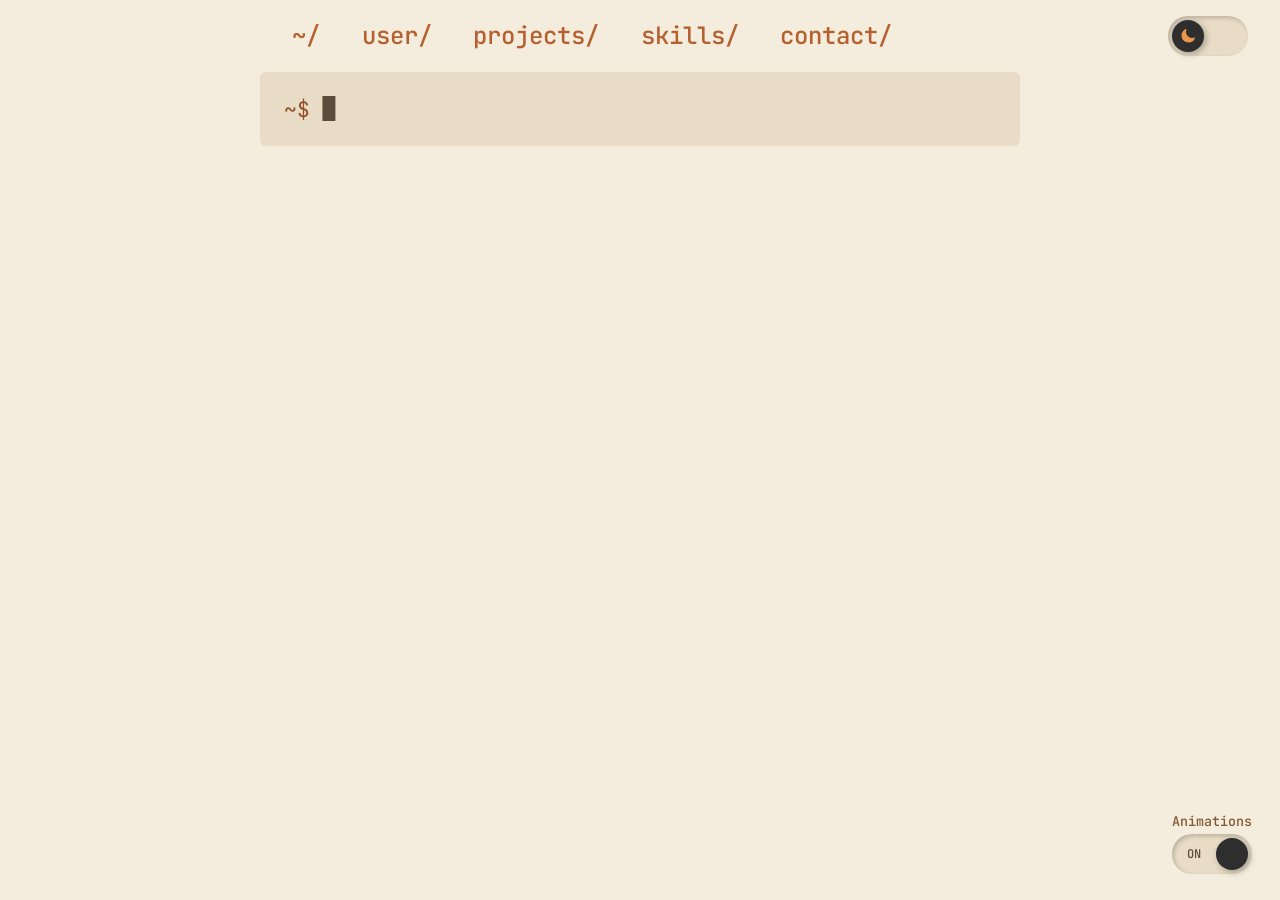
<file: index.html>
<!DOCTYPE html>
    <html lang="en">
    <head>
        <meta charset="UTF-8">
        <meta name="viewport" content="width=device-width, initial-scale=1.0">
        <title>Stavros Michailidis — Undergraduate Student at NKUA</title>
        <script>
            (function () {
                var saved = null;
                try { saved = localStorage.getItem('theme'); } catch (e) {}
                var theme = (saved === 'dark' || saved === 'light')
                    ? saved
                    : (window.matchMedia && window.matchMedia('(prefers-color-scheme: light)').matches ? 'light' : 'dark');
                document.documentElement.setAttribute('data-theme', theme);
            })();
        </script>
        <script>
            (function () {
                var saved = null;
                try { saved = localStorage.getItem('motion'); } catch (e) {}
                var mode = (saved === 'animated' || saved === 'minimal')
                    ? saved
                    : ((window.matchMedia && window.matchMedia('(prefers-reduced-motion: reduce)').matches) ? 'minimal' : 'animated');
                document.documentElement.setAttribute('data-motion', mode);
            })();
        </script>
        <link rel="stylesheet" href="style.css">
        <link rel="stylesheet" href="https://fonts.googleapis.com/css2?family=JetBrains+Mono:wght@400;500&display=swap">
    </head>
    <body>
        <nav class="navbar">
            <div class="nav-container">
                <div class="nav-links">
                    <a href="#/">~/</a> <a href="#/user/">user/</a> <a href="#/projects/">projects/</a> <a href="#/skills/">skills/</a> <a href="#/contact/">contact/</a>
                </div>

                <button type="button" class="nav-burger" id="burger" aria-expanded="false" aria-controls="ls-panel" aria-label="Menu" hidden>
                    <svg viewBox="0 0 24 24" aria-hidden="true" focusable="false">
                        <rect x="3" y="5" width="18" height="2" />
                        <rect x="3" y="11" width="18" height="2" />
                        <rect x="3" y="17" width="18" height="2" />
                    </svg>
                </button>

                <input type="checkbox" id="toggle" checked>
                <div class="display">
                    <label for="toggle">
                        <div class="circle">
                            <svg class="sun" xmlns="http://www.w3.org/2000/svg" viewBox="0 0 24 24" fill="currentColor">
                                <path d="M12 2.25a.75.75 0 0 1 .75.75v2.25a.75.75 0 0 1-1.5 0V3a.75.75 0 0 1 .75-.75ZM7.5 12a4.5 4.5 0 1 1 9 0 4.5 4.5 0 0 1-9 0ZM18.894 6.166a.75.75 0 0 0-1.06-1.06l-1.591 1.59a.75.75 0 1 0 1.06 1.061l1.591-1.59ZM21.75 12a.75.75 0 0 1-.75.75h-2.25a.75.75 0 0 1 0-1.5H21a.75.75 0 0 1 .75.75ZM17.834 18.894a.75.75 0 0 0 1.06-1.06l-1.59-1.591a.75.75 0 1 0-1.061 1.06l1.59 1.591ZM12 18a.75.75 0 0 1 .75.75V21a.75.75 0 0 1-1.5 0v-2.25A.75.75 0 0 1 12 18ZM7.758 17.303a.75.75 0 0 0-1.061-1.06l-1.591 1.59a.75.75 0 0 0 1.06 1.061l1.591-1.59ZM6 12a.75.75 0 0 1-.75.75H3a.75.75 0 0 1 0-1.5h2.25A.75.75 0 0 1 6 12ZM6.697 7.757a.75.75 0 0 0 1.06-1.06l-1.59-1.591a.75.75 0 0 0-1.061 1.06l1.59 1.591Z" />
                            </svg>
                            <svg class="moon" xmlns="http://www.w3.org/2000/svg" viewBox="0 0 24 24" fill="currentColor">
                                <path fill-rule="evenodd" d="M9.528 1.718a.75.75 0 0 1 .162.819A8.97 8.97 0 0 0 9 6a9 9 0 0 0 9 9 8.97 8.97 0 0 0 3.463-.69.75.75 0 0 1 .981.98 10.503 10.503 0 0 1-9.694 6.46c-5.799 0-10.5-4.7-10.5-10.5 0-4.368 2.667-8.112 6.46-9.694a.75.75 0 0 1 .818.162Z" clip-rule="evenodd" />
                            </svg>
                        </div>
                    </label>
                </div>
            </div>

            <div class="ls-panel" id="ls-panel" hidden>
                <p class="ls-line"><a href="#/">~/</a></p>
                <p class="ls-line">├── <a href="#/user/">user/</a></p>
                <p class="ls-line">├── <a href="#/projects/">projects/</a></p>
                <p class="ls-line">├── <a href="#/skills/">skills/</a></p>
                <p class="ls-line">└── <a href="#/contact/">contact/</a></p>
                <p class="ls-line ls-blank"></p>
                <p class="ls-line">4 directories</p>
            </div>
        </nav>

        <main>
            <h1 class="sr-only">stavros-mhs</h1>

            <div class="landing">
                <div class="term-stage" id="term-stage">
                <div class="terminal" id="terminal" role="region" aria-label="Terminal">
                    <div id="tree-view">
                    <p class="term-line" id="term-cmd-1"><span class="term-prompt">~$</span> whoami</p>
                    <p class="term-line" id="term-print-1">stavros-mhs</p>
                    <p class="term-line" id="term-cmd-2"><span class="term-prompt">~$</span> tree</p>
                    <div class="term-output" id="term-output">
                        <p class="term-line">~/</p>
                        <p class="term-line">├── <a href="#/user/">user/</a></p>
                        <p class="term-line">├── <a href="#/projects/">projects/</a></p>
                        <p class="term-line">├── <a href="#/skills/">skills/</a></p>
                        <p class="term-line">└── <a href="#/contact/">contact/</a></p>
                        <p class="term-line term-blank"></p>
                        <p class="term-line">4 directories</p>
                    </div>
                    <p class="term-line" id="term-prompt-end"><span class="term-prompt">~$</span> </p>
                    </div>
                    <div id="file-view" hidden></div>
                </div>
                </div>
                <div id="page-content" class="page-content" hidden></div>
            </div>
            <noscript>
                <div class="terminal term-noscript" role="region" aria-label="Terminal, without JavaScript">
                    <p class="term-line"><span class="term-prompt">~$</span> tree</p>
                    <p class="term-line">~/</p>
                    <p class="term-line">├── user/</p>
                    <p class="term-line">│   ├── <a href="user/HOBBIES.md">HOBBIES.md</a></p>
                    <p class="term-line">│   └── <a href="user/WHOAMI.md">WHOAMI.md</a></p>
                    <p class="term-line">├── projects/</p>
                    <p class="term-line">│   ├── aralloc/</p>
                    <p class="term-line">│   │   ├── <a href="projects/aralloc/BRIEF.md">BRIEF.md</a></p>
                    <p class="term-line">│   │   └── <a class="term-repo" href="https://github.com/stavros-mhs/aralloc" target="_blank" rel="noopener">source/</a></p>
                    <p class="term-line">│   └── ginny/</p>
                    <p class="term-line">│       ├── <a href="projects/ginny/BRIEF.md">BRIEF.md</a></p>
                    <p class="term-line">│       └── <a class="term-repo" href="https://github.com/stavros-mhs/Ginny" target="_blank" rel="noopener">source/</a></p>
                    <p class="term-line">├── skills/</p>
                    <p class="term-line">│   └── <a href="skills/SKILLS.md">SKILLS.md</a></p>
                    <p class="term-line">└── contact/</p>
                    <p class="term-line">    └── <a href="contact/INFO.md">INFO.md</a></p>
                    <p class="term-line term-blank"></p>
                    <p class="term-line">8 directories, 6 files</p>
                </div>
            </noscript>
        </main>

        <footer>
            <button type="button" class="motion-switch" id="motion" role="switch" aria-checked="false" hidden>
                <span class="motion-label">Animations</span>
                <span class="motion-track" aria-hidden="true"><span class="motion-state">OFF</span><span class="motion-knob"></span></span>
            </button>
        </footer>

        <script>
            // Sync the toggle with the theme the head script already set, then save changes
            const toggle = document.getElementById('toggle');
            const root = document.documentElement;

            toggle.checked = root.getAttribute('data-theme') === 'dark';

            toggle.addEventListener('change', function () {
                const theme = this.checked ? 'dark' : 'light';
                root.setAttribute('data-theme', theme);
                try { localStorage.setItem('theme', theme); } catch (e) {}
            });
        </script>

        <script>
            // Show the Animations switch, which needs JavaScript, and keep it in step with the mode
            (function () {
                var root = document.documentElement;
                var button = document.getElementById('motion');

                function sync() {
                    var on = root.getAttribute('data-motion') === 'animated';
                    button.setAttribute('aria-checked', on ? 'true' : 'false');
                    button.querySelector('.motion-state').textContent = on ? 'ON' : 'OFF';
                }

                button.removeAttribute('hidden');
                sync();

                button.addEventListener('click', function () {
                    var next = root.getAttribute('data-motion') === 'animated' ? 'minimal' : 'animated';
                    root.setAttribute('data-motion', next);
                    sync();
                    try { localStorage.setItem('motion', next); } catch (e) {}
                });
            })();
        </script>
        <script>
            // Phone navigation. Below 600px the four names give way to a burger, which opens the tree listing. Without JavaScript
            // the names stay in the navbar as links, and the burger and the listing stay hidden. The styles are in style.css
            (function () {
                var root = document.documentElement;
                var burger = document.getElementById('burger');
                var panel = document.getElementById('ls-panel');
                var phone = window.matchMedia('(max-width: 600px)');

                function setOpen(open) {
                    panel.hidden = !open;
                    burger.setAttribute('aria-expanded', open ? 'true' : 'false');
                }

                // The burger toggles the panel. Focus stays on the burger, whether the panel opens or closes
                burger.addEventListener('click', function () {
                    setOpen(panel.hidden);
                    burger.focus({ preventScroll: true });
                });

                // Escape closes the panel and returns focus to the burger
                document.addEventListener('keydown', function (e) {
                    if (e.key === 'Escape' && !panel.hidden) {
                        setOpen(false);
                        burger.focus({ preventScroll: true });
                    }
                });

                // Following a link closes the panel, and the link still takes the reader to its section. That jump moves focus
                // off the burger, so focus goes back to the burger after the jump
                Array.prototype.forEach.call(panel.querySelectorAll('a'), function (link) {
                    link.addEventListener('click', function () {
                        setOpen(false);
                        setTimeout(function () { burger.focus({ preventScroll: true }); }, 0);
                    });
                });

                // Growing past phone width with the panel open closes it
                phone.addEventListener('change', function (e) {
                    if (!e.matches) setOpen(false);
                });

                // The script is running, so the burger replaces the names on phones
                burger.removeAttribute('hidden');
                root.classList.add('menu-ready');
            })();
        </script>

        <script>
            // The landing, the pages it opens, and the tree. The landing types whoami and tree, and its tree is the first page. A
            // click on a navbar name, a footnote or a file moves to another page in four steps: the screen fades out to an empty
            // terminal, the current prompt appears at once and the cd is typed, the new prompt appears at once, and tree or cat is
            // typed and its output follows. Back, Forward, a typed address and a direct load change the page at once. A click on a
            // folder in a tree opens or closes it in place, and the counts follow each row as it appears or closes. A file's page
            // prints the file's markdown below the terminal. The tab title and the prompt show the
            // current path, and the address after # is the same path. Animated mode types and fades in what appears. Minimal mode shows
            // each change at once. Without JavaScript the landing stays as it is, and the noscript tree shows. The times are in ms, and
            // the constants below set them. The styles are in style.css
            function startTerminal() {
                var root = document.documentElement;
                var terminal = document.getElementById('terminal');
                var treeView = document.getElementById('tree-view');
                var fileView = document.getElementById('file-view');
                var pageContent = document.getElementById('page-content');
                var navbar = document.querySelector('.navbar');

                // Times in ms. The fade (750 ms, cubic-bezier(0.08, 0.52, 0.52, 1)) and the navbar's drop (500 ms, ease-out) are in the CSS
                var FADE_MS = 750;         // the landing's terminal fades in
                var AFTER_FADE_MS = 400;   // after the fade, before whoami types
                var PAUSE_MS = 300;        // after a command is typed, before its output appears
                var PROMPT_PAUSE_MS = 300; // after the second prompt appears, before `tree` types
                var LINE_MS = 120;         // the output pace: each line or block starts this long after the one above
                var LINE_FADE_MS = 250;    // each line or block fades in over this long
                var NAV_GAP_MS = 400;      // after the tree has faded in, before the navbar drops
                var TYPE_MIN_MS = 90;      // a typed character follows the one before after a random interval in this range
                var TYPE_MAX_MS = 170;
                var SWAP_MS = 250;         // the screen fades out to an empty terminal over this long, when a click moves to another page

                var REPO = {
                    aralloc: 'https://github.com/stavros-mhs/aralloc',
                    ginny: 'https://github.com/stavros-mhs/Ginny'
                };
                // The tree. Each folder lists its rows as [name, target]. A target is a route, or the repository's URL for a source/ entry.
                // The root's route is empty, and a file's route is its path in the repository
                var ROWS = {
                    '': [['user/', 'user'], ['projects/', 'projects'], ['skills/', 'skills'], ['contact/', 'contact']],
                    'user': [['HOBBIES.md', 'user/HOBBIES.md'], ['WHOAMI.md', 'user/WHOAMI.md']],
                    'projects': [['aralloc/', 'projects/aralloc'], ['ginny/', 'projects/ginny']],
                    'projects/aralloc': [['BRIEF.md', 'projects/aralloc/BRIEF.md'], ['source/', REPO.aralloc]],
                    'projects/ginny': [['BRIEF.md', 'projects/ginny/BRIEF.md'], ['source/', REPO.ginny]],
                    'skills': [['SKILLS.md', 'skills/SKILLS.md']],
                    'contact': [['INFO.md', 'contact/INFO.md']]
                };
                var FILES = {
                    'user/HOBBIES.md': true,
                    'user/WHOAMI.md': true,
                    'projects/aralloc/BRIEF.md': true,
                    'projects/ginny/BRIEF.md': true,
                    'skills/SKILLS.md': true,
                    'contact/INFO.md': true
                };

                function has(map, key) { return Object.prototype.hasOwnProperty.call(map, key); }
                function isFolder(key) { return has(ROWS, key); }
                function isFile(key) { return has(FILES, key); }
                function kindOf(target) { return /^https:\/\//.test(target) ? 'repo' : isFolder(target) ? 'dir' : 'file'; }
                function folderOf(key) { return isFile(key) ? key.slice(0, key.lastIndexOf('/')) : key; }
                function parentOf(folder) { var i = folder.lastIndexOf('/'); return i === -1 ? '' : folder.slice(0, i); }
                function nameOf(key) { return key.slice(key.lastIndexOf('/') + 1); }
                function hashFor(key) { return key === '' ? '#/' : isFile(key) ? '#/' + key : '#/' + key + '/'; }
                function promptText(folder) { return folder === '' ? '~$' : '~/' + folder + '$'; }
                function pathText(folder, file) { return file ? '/' + file : (folder ? '/' + folder : '/'); }
                // The route in an address after #. The key is null for a path that is not a route, and raw is the path as typed
                function parseHash(hash) {
                    var raw = hash.replace(/^#\/?/, '');
                    try { raw = decodeURIComponent(raw); } catch (e) {}
                    var key = raw.replace(/\/$/, '');
                    return { key: (isFolder(key) || isFile(key)) ? key : null, raw: raw };
                }
                // The id that a hash change or a click is compared with. A path that is not a route gets its own id
                function routeId(key, raw) { return key !== null ? key : '?' + raw; }
                function setHash(key) { if (location.hash !== hashFor(key)) location.hash = hashFor(key); }
                function countText(dirs, files) {
                    var s = dirs + (dirs === 1 ? ' directory' : ' directories');
                    if (files) s += ', ' + files + (files === 1 ? ' file' : ' files');
                    return s;
                }

                // Nodes are built with the DOM and textContent, never from HTML strings
                function el(tag, cls, text) {
                    var node = document.createElement(tag);
                    if (cls) node.className = cls;
                    if (text !== undefined) node.textContent = text;
                    return node;
                }
                function lineEl(text, cls) { return el('p', cls ? 'term-line ' + cls : 'term-line', text); }
                // A link to a route. A click on it runs the route
                function routeLink(key, label) {
                    var a = el('a', null, label);
                    a.setAttribute('href', hashFor(key));
                    a.setAttribute('data-route', key);
                    return a;
                }
                // A prompt with the path of its folder. The command that is typed after it goes after the space
                function promptLine(folder, cls) {
                    var p = lineEl('', cls);
                    p.appendChild(el('span', 'term-prompt', promptText(folder)));
                    p.appendChild(document.createTextNode(' '));
                    return p;
                }
                // A line that will fade in: it starts hidden, and its reveal sets it visible
                function hidden(node, animated) {
                    if (animated) {
                        node.classList.add('term-fade');
                        node.style.opacity = '0';
                    }
                    return node;
                }
                function isAnimated() { return root.getAttribute('data-motion') === 'animated'; }
                function keepInView(node) { node.scrollIntoView({ block: 'nearest' }); }

                // The cursor: a block the height of the text, in the body text colour. The script moves it with transform
                var cursor = null;
                function ensureCursor() {
                    if (!cursor) {
                        cursor = el('span', 'term-cursor');
                        cursor.setAttribute('aria-hidden', 'true');
                    }
                    if (!cursor.parentNode) terminal.appendChild(cursor);
                }
                function removeCursor() {
                    if (cursor && cursor.parentNode) cursor.parentNode.removeChild(cursor);
                }
                function placeCursor(x, y, w, h) {
                    ensureCursor();
                    var box = terminal.getBoundingClientRect();
                    cursor.style.width = w + 'px';
                    cursor.style.height = h + 'px';
                    cursor.style.transform = 'translate(' + (x - box.left) + 'px, ' + (y - box.top) + 'px)';
                }
                // After a character: at its right edge
                function cursorAfterChar(span) {
                    var r = span.getBoundingClientRect();
                    placeCursor(r.right, r.top, r.width, r.height);
                }
                // At the end of a line: after its last text, or at the start of a blank line
                function cursorAtLineEnd(line) {
                    var size = parseFloat(getComputedStyle(line).fontSize);
                    var range = document.createRange();
                    range.selectNodeContents(line);
                    var rects = Array.prototype.filter.call(range.getClientRects(), function (r) { return r.width > 0; });
                    var last = rects[rects.length - 1];
                    if (last) {
                        placeCursor(last.right, last.top, size * 0.625, last.height);
                    } else {
                        var box = line.getBoundingClientRect();
                        placeCursor(box.left, box.top, size * 0.625, box.height);
                    }
                }

                // Scheduled actions. Each action is { at, fn }, and fn(instant) changes the page: in animated mode it runs at its time
                // with instant false, and in minimal mode it runs at once with instant true. A batch's onDone runs when its last action
                // has run. flushAll runs whatever is still pending at once, which is how a click or a mode change ends an animation
                var pending = [];
                function runActions(actions, onDone, instant) {
                    if (instant || !isAnimated()) {
                        actions.forEach(function (a) { a.fn(true); });
                        if (onDone) onDone();
                        return;
                    }
                    if (!actions.length) {
                        if (onDone) onDone();
                        return;
                    }
                    root.classList.add('term-live');
                    var batch = { left: actions.length, onDone: onDone };
                    actions.forEach(function (a) {
                        var entry = { fn: a.fn, batch: batch, done: false, timer: null, off: null };
                        var run = function () {
                            if (entry.done) return;
                            entry.done = true;
                            if (entry.off) entry.off();
                            clearTimeout(entry.timer);
                            pending = pending.filter(function (e) { return e !== entry; });
                            entry.fn(false);
                            finishEntry(entry);
                        };
                        entry.timer = setTimeout(run, a.at);
                        // An action that waits for an element's fade (untilFade is the element) runs when that fade ends. Its time is then only a fallback
                        if (a.untilFade) {
                            var fading = a.untilFade;
                            var onFaded = function (e) { if (e.target === fading && e.propertyName === 'opacity') run(); };
                            fading.addEventListener('transitionend', onFaded);
                            entry.off = function () { fading.removeEventListener('transitionend', onFaded); };
                        }
                        pending.push(entry);
                    });
                }
                function finishEntry(entry) {
                    var b = entry.batch;
                    b.left--;
                    if (b.left === 0 && b.onDone) b.onDone();
                }
                function flushAll() {
                    var list = pending;
                    pending = [];
                    list.forEach(function (entry) {
                        if (entry.done) return;
                        entry.done = true;
                        if (entry.off) entry.off();
                        clearTimeout(entry.timer);
                        entry.fn(true);
                        finishEntry(entry);
                    });
                    if (list.length) boxRelease();
                }

                // Typing: one action per character, after a random interval. The first character is at `start`
                function typeFn(line, ch, cls) {
                    return function (instant) {
                        var span = el('span', cls || 'term-char', ch);
                        line.appendChild(span);
                        if (!instant) {
                            ensureCursor();
                            cursorAfterChar(span);
                            keepInView(line);
                        }
                    };
                }
                // One typing interval: a typed character follows the one before it after this long
                function typingGap() { return TYPE_MIN_MS + Math.random() * (TYPE_MAX_MS - TYPE_MIN_MS); }
                function typeActions(line, text, start) {
                    var actions = [];
                    var at = start;
                    Array.from(text).forEach(function (ch, i) {
                        if (i > 0) at += TYPE_MIN_MS + Math.random() * (TYPE_MAX_MS - TYPE_MIN_MS);
                        actions.push({ at: at, fn: typeFn(line, ch) });
                    });
                    return { actions: actions, end: at };
                }
                // The terminal's box always fits its content. A change to the content is a step, and the box takes the height of the content
                // after it. A shrink is at once, so a box never keeps the height of an earlier page. A growth is at once in variant B, and in
                // variant A (the preview's style adds the transition) the box moves to its new height over the transition. mutate makes the
                // change. The box is held at its old height only while its transition runs; then it is released to its natural height
                var boxStepId = 0;
                function boxRelease() {
                    terminal.classList.remove('term-box-anim');
                    terminal.style.height = '';
                }
                function boxStep(mutate, animated) {
                    if (!animated) {
                        mutate();
                        boxRelease();
                        return;
                    }
                    var cur = terminal.getBoundingClientRect().height;
                    terminal.classList.remove('term-box-anim');
                    terminal.style.height = cur + 'px';
                    mutate();
                    terminal.style.height = 'auto';
                    var target = terminal.getBoundingClientRect().height;
                    if (target < cur - 0.5) {
                        boxRelease();
                        return;
                    }
                    terminal.style.height = cur + 'px';
                    void terminal.offsetHeight;
                    if (Math.abs(target - cur) < 0.5) {
                        boxRelease();
                        return;
                    }
                    var id = ++boxStepId;
                    terminal.classList.add('term-box-anim');
                    terminal.style.height = target + 'px';
                    if (parseFloat(getComputedStyle(terminal).transitionDuration) === 0) {
                        boxRelease();
                        return;
                    }
                    terminal.__stepId = id;
                    // The release comes at the end of the transition. If that event does not come, a timer ends it
                    setTimeout(function () { if (terminal.__stepId === id) boxRelease(); }, 400);
                }
                terminal.addEventListener('transitionend', function (e) {
                    if (e.target === terminal && e.propertyName === 'height' && terminal.__stepId === boxStepId) boxRelease();
                });
                // A prompt starts a new line of the terminal. It appears at once, and the box takes its height with it, as one step. In
                // animated mode a growth is the transition of variant A. A new line is placed before `before`, or at the end
                function promptArrives(parent, node, before, animated) {
                    return function (instant) {
                        boxStep(function () { parent.insertBefore(node, before); }, animated && !instant);
                        node.classList.remove('term-fade');
                        node.style.opacity = '1';
                        if (animated && !instant) {
                            ensureCursor();
                            cursorAtLineEnd(node);
                        }
                    };
                }
                // A line comes into the box: it is put in before `before`, or at the end, and the box takes its height as one step. Its fade
                // is the existing 250 ms fade. An instant arrival shows the line at once
                function arriveFn(parent, node, cursor, before) {
                    var place = function () { if (before) parent.insertBefore(node, before); else parent.appendChild(node); };
                    return function (instant) {
                        if (instant) {
                            boxStep(place, false);
                            node.classList.remove('term-fade');
                            node.style.opacity = '1';
                            return;
                        }
                        boxStep(function () { place(); hidden(node, true); }, true);
                        node.style.opacity = '1';
                        keepInView(node);
                        if (cursor) {
                            ensureCursor();
                            cursorAtLineEnd(node);
                        }
                    };
                }
                // A line that is revealed: it shows, and the cursor moves to its end if cursor is set. A line that is not counted
                // here (the header, the blank line and the count) only shows. A row that shows adds itself to the counts
                function revealFn(node, cursor, noScroll) {
                    return function (instant) {
                        if (instant) {
                            node.classList.remove('term-fade');
                            node.style.opacity = '1';
                        } else {
                            if (!node.isConnected) return;
                            node.style.opacity = '1';
                            if (!noScroll) keepInView(node);
                            if (cursor) {
                                ensureCursor();
                                cursorAtLineEnd(node);
                            }
                        }
                        if (node._key !== undefined && node.isConnected) {
                            counted[node._key] = node._kind;
                            updateCount();
                        }
                    };
                }

                // The rows of the tree. A row is kept while its folder shows, so its node keeps focus when another folder opens
                var expanded = {};     // a folder's route -> true while it is open
                // The page: its kind (home, dir, file or error), the folder that its prompt shows, and the file it shows
                var pageKind = 'home';
                var pageFolder = '';
                var pageFile = null;
                // The tree on the page: its output, its header, blank and count lines, its live prompt, its rows and its counts
                var output = null;
                var headerNode = null;
                var blankNode = null;
                var countNode = null;
                var treePrompt = null;
                var rowCache = {};
                var counted = {};

                function updateCount() {
                    var dirs = 0;
                    var files = 0;
                    Object.keys(counted).forEach(function (key) {
                        if (counted[key] === 'file') files++;
                        else dirs++;
                    });
                    if (countNode) countNode.textContent = countText(dirs, files);
                }
                // The rows that show under the folder, in order, with the branch glyphs they print with
                function visibleRows(folder) {
                    var items = [];
                    (function walk(f, indent) {
                        var rows = ROWS[f];
                        rows.forEach(function (row, i) {
                            var last = i === rows.length - 1;
                            var kind = kindOf(row[1]);
                            items.push({ key: row[1], name: row[0], prefix: indent + (last ? '└── ' : '├── '), kind: kind });
                            if (kind === 'dir' && expanded[row[1]]) walk(row[1], indent + (last ? '    ' : '│   '));
                        });
                    })(folder, '');
                    return items;
                }
                function rowNode(item) {
                    if (!rowCache[item.key]) {
                        var p = lineEl(item.prefix);
                        var a;
                        if (item.kind === 'repo') {
                            a = el('a', 'term-repo', item.name);
                            a.setAttribute('href', item.key);
                            a.setAttribute('target', '_blank');
                            a.setAttribute('rel', 'noopener');
                        } else {
                            a = routeLink(item.key, item.name);
                            if (item.kind === 'dir') a.setAttribute('data-toggle', '');
                        }
                        p.appendChild(a);
                        p._key = item.key;
                        p._kind = item.kind;
                        rowCache[item.key] = p;
                    }
                    return rowCache[item.key];
                }
                // A line of the output arrives: it goes into the output where it belongs among the lines that are there, hidden, and the box
                // takes its height with it, as one step. Then it fades in over 250 ms. A row that shows adds itself to the counts. A row
                // that opens by a click on its folder does not scroll the page
                function rowArrives(node, wanted, cursorFollows) {
                    return function (instant) {
                        if (!output) return;
                        var place = function () {
                            if (output.parentNode !== treeView) treeView.appendChild(output);
                            var ref = null;
                            for (var j = wanted.indexOf(node) + 1; j < wanted.length; j++) {
                                if (wanted[j].parentNode === output) { ref = wanted[j]; break; }
                            }
                            output.insertBefore(node, ref);
                        };
                        if (instant) {
                            boxStep(place, false);
                            node.classList.remove('term-fade');
                            node.style.opacity = '1';
                        } else {
                            boxStep(function () { place(); hidden(node, true); }, true);
                            node.style.opacity = '1';
                            if (cursorFollows !== 'prompt') keepInView(node);
                            if (cursorFollows === true) {
                                ensureCursor();
                                cursorAtLineEnd(node);
                            } else if (cursorFollows === 'prompt' && treePrompt && treePrompt.isConnected) {
                                ensureCursor();
                                cursorAtLineEnd(treePrompt);
                            }
                        }
                        if (node._key !== undefined) counted[node._key] = node._kind;
                        updateCount();
                    };
                }
                // Brings the output in line with the open folders. Its lines arrive one at a time, 120 ms apart, each as rowArrives sets
                // them, and the box grows with each. A row that closes fades out over 250 ms and is removed after its fade, so the box
                // shrinks with it. cursorFollows is true to move the cursor along the rows, or 'prompt' to keep it at the prompt after the
                // tree. In minimal mode the change is at once
                function syncOutput(animated, startAt, cursorFollows) {
                    var items = visibleRows(pageFolder);
                    var wanted = [headerNode].concat(items.map(rowNode), [blankNode, countNode]);
                    var gone = Array.prototype.slice.call(output.children).filter(function (child) { return wanted.indexOf(child) === -1; });
                    gone.forEach(function (child) { if (child._key !== undefined) delete counted[child._key]; });
                    var actions = [];
                    gone.forEach(function (child, i) {
                        var at = startAt + i * LINE_MS;
                        actions.push({ at: at, fn: function () { child.classList.add('term-fade'); child.style.opacity = '0'; } });
                        actions.push({ at: at + LINE_FADE_MS, fn: function (instant) {
                            boxStep(function () { if (child.parentNode === output) output.removeChild(child); }, animated && !instant);
                            updateCount();
                        } });
                    });
                    var fresh = wanted.filter(function (node) { return node.parentNode !== output; });
                    fresh.forEach(function (node, i) {
                        actions.push({ at: startAt + i * LINE_MS, fn: rowArrives(node, wanted, cursorFollows) });
                    });
                    var lastAt = startAt + Math.max(0, fresh.length - 1) * LINE_MS;
                    return { actions: actions, lastAt: lastAt };
                }

                // Sets the title to the path, and the tree's prompt to the folder
                function setPath(folder, file) {
                    document.title = pathText(folder, file);
                    if (treePrompt) treePrompt.querySelector('.term-prompt').textContent = promptText(folder);
                }
                // Clears the tree's parts. The actions of an earlier page are flushed first, by the caller
                function leaveTree() {
                    treeView.textContent = '';
                    treeView.hidden = true;
                    output = null;
                    headerNode = null;
                    blankNode = null;
                    countNode = null;
                    treePrompt = null;
                    rowCache = {};
                    counted = {};
                }
                // Clears the page's parts: the tree, the file's terminal and the markdown
                function clearPage() {
                    leaveTree();
                    fileView.textContent = '';
                    pageContent.textContent = '';
                    fileView.hidden = true;
                    pageContent.hidden = true;
                }

                // The cd that takes the terminal from one folder to another, as it is typed: .. to the parent, ~ to the root, or the
                // folder's path from home. null when the terminal is already in that folder
                function cdCommand(from, to) {
                    if (from === to) return null;
                    if (from !== '' && to === parentOf(from)) return 'cd ..';
                    if (to === '') return 'cd ~';
                    return 'cd ~/' + to + '/';
                }
                // A tree page: the landing (folder is the root, with whoami first), or a folder's tree with its own command. The terminal holds
                // one line: the prompt of the folder it was in, with cd typed on it when the page is in another folder. The line then takes
                // the new folder's prompt, and tree is typed on it. Its listing arrives line by line. With cdless (Back, Forward, a typed
                // address, the page a direct load opens) no cd is typed: the line is the folder's prompt, and tree is typed on it
                function buildTreePage(folder, animated, landingLines, onDone, cdless) {
                    var from = pageFolder;
                    clearPage();
                    pageKind = folder === '' ? 'home' : 'dir';
                    pageFolder = folder;
                    pageFile = null;
                    treeView.hidden = false;
                    output = el('div', 'term-output');
                    output.id = 'term-output';
                    headerNode = lineEl(folder === '' ? '~/' : folder + '/', 'term-head');
                    blankNode = lineEl('', 'term-blank');
                    countNode = lineEl(countText(0, 0));
                    treeView.appendChild(output);
                    var actions = [];
                    var clock;
                    if (landingLines) {
                        // The landing starts with one line, its first prompt. Its commands and output arrive one line at a time
                        var cmd1 = promptLine('', 'term-cmd');
                        treeView.insertBefore(cmd1, output);
                        if (animated) {
                            ensureCursor();
                            cursorAtLineEnd(cmd1);
                        }
                        var typed1 = typeActions(cmd1, 'whoami', animated ? FADE_MS + AFTER_FADE_MS : 0);
                        actions = actions.concat(typed1.actions);
                        var outputAt = typed1.end + PAUSE_MS;
                        actions.push({ at: outputAt, fn: arriveFn(treeView, lineEl('stavros-mhs'), false, output) });
                        var cmd2 = promptLine('', 'term-cmd');
                        actions.push({ at: outputAt, fn: arriveFn(treeView, cmd2, true, output) });
                        var typed2 = typeActions(cmd2, 'tree', outputAt + PROMPT_PAUSE_MS);
                        actions = actions.concat(typed2.actions);
                        clock = typed2.end + PAUSE_MS;
                    } else {
                        // The one line: the prompt of the folder the terminal is in, with the cd typed on it when the page is in another folder.
                        // The cd line stays. The folder's prompt appears on the line below it, and tree is typed on that line
                        var cdText = cdless ? null : cdCommand(from, folder);
                        var line = promptLine(cdText !== null ? from : folder, 'term-cmd');
                        treeView.insertBefore(line, output);
                        if (animated) {
                            ensureCursor();
                            cursorAtLineEnd(line);
                        }
                        var at = 0;
                        var cmdLine = line;
                        if (cdText !== null) {
                            var typedCd = typeActions(line, cdText, animated ? typingGap() : 0);
                            actions = actions.concat(typedCd.actions);
                            at = typedCd.end + PAUSE_MS;
                            cmdLine = promptLine(folder, 'term-cmd');
                            actions.push({ at: at, fn: promptArrives(treeView, cmdLine, output, animated) });
                        }
                        // Every folder types plain tree on its prompt
                        var typed = typeActions(cmdLine, 'tree', animated ? at + typingGap() : at);
                        actions = actions.concat(typed.actions);
                        clock = typed.end + PAUSE_MS;
                    }
                    // On every tree page the cursor moves down with the lines as they print, as it does on the landing.
                    var rows = syncOutput(animated, clock, true);
                    actions = actions.concat(rows.actions);
                    treePrompt = hidden(promptLine(folder), animated);
                    // A folder's footnote goes back to its parent. It sits below the terminal, in the page's content, not in the terminal
                    var footer = null;
                    if (folder !== '') {
                        footer = hidden(footerLine(parentOf(folder)), animated);
                        pageContent.appendChild(footer);
                        pageContent.hidden = false;
                    }
                    if (landingLines) {
                        // The landing's final prompt arrives after its output, and the navbar drops after it
                        var treeIn = rows.lastAt + LINE_FADE_MS;
                        actions.push({ at: treeIn, fn: arriveFn(treeView, treePrompt, true) });
                        if (animated) navbar.style.setProperty('--drop-delay', (treeIn + NAV_GAP_MS) + 'ms');
                    } else {
                        actions.push({ at: rows.lastAt + LINE_FADE_MS, fn: arriveFn(treeView, treePrompt, true) });
                        // The footnote comes once the prompt has arrived
                        if (footer) actions.push({ at: rows.lastAt + 2 * LINE_FADE_MS, fn: revealFn(footer, false) });
                    }
                    setPath(folder);
                    runActions(actions, onDone || null, !animated);
                }

                // A command line: the prompt and the space after it appear together at `start`, since the prompt is the machine's output.
                // Only the command after them types, one character after a random interval, the first one an interval after `start`.
                // `text` is the prompt, a space and the command. The first promptLength characters are the prompt, in the prompt colour
                function typeText(line, text, start, promptLength) {
                    var actions = [{ at: start, fn: function (instant) {
                        line.appendChild(el('span', 'term-prompt', text.slice(0, promptLength)));
                        var space = el('span', 'term-char', ' ');
                        line.appendChild(space);
                        if (!instant) {
                            ensureCursor();
                            cursorAfterChar(space);
                            keepInView(line);
                        }
                    } }];
                    var at = start;
                    Array.from(text.slice(promptLength + 1)).forEach(function (ch) {
                        at += TYPE_MIN_MS + Math.random() * (TYPE_MAX_MS - TYPE_MIN_MS);
                        actions.push({ at: at, fn: typeFn(line, ch, 'term-char') });
                    });
                    return { actions: actions, end: at };
                }
                function fadeOut(node, instant) {
                    if (!instant) node.classList.add('term-fade');
                    node.style.opacity = '0';
                }
                function fadeReset(node) {
                    node.classList.remove('term-fade');
                    node.style.opacity = '';
                }
                // The line the prompt is on: the last line of the terminal that has a prompt
                function currentPromptLine() {
                    var lines = terminal.querySelectorAll('.term-line');
                    for (var i = lines.length - 1; i >= 0; i--) {
                        if (lines[i].querySelector('.term-prompt')) return lines[i];
                    }
                    return null;
                }
                // The height of a box that holds one prompt line: its padding and border, and one line
                function oneLineHeight() {
                    var cs = getComputedStyle(terminal);
                    var pad = parseFloat(cs.paddingTop) + parseFloat(cs.paddingBottom) + parseFloat(cs.borderTopWidth) + parseFloat(cs.borderBottomWidth);
                    var probe = promptLine('', 'term-cmd');
                    terminal.appendChild(probe);
                    var line = probe.getBoundingClientRect().height;
                    terminal.removeChild(probe);
                    return pad + line;
                }
                // When a click clears the screen, the box shrinks to one line from its top edge. Its content has faded out, so only its
                // background and border show. The box keeps its old height and is scaled down (transform only) over SWAP_MS. Then mutate
                // runs at the one-line height, so the box does not move again. Instant, or already one line: mutate runs at once
                function shrinkThen(instant, mutate) {
                    var h0 = terminal.getBoundingClientRect().height;
                    var h1 = oneLineHeight();
                    if (instant || !(h1 < h0 - 0.5)) {
                        boxStep(mutate, !instant);
                        return;
                    }
                    terminal.classList.add('term-box-shrink');
                    terminal.style.height = h0 + 'px';
                    void terminal.offsetHeight;
                    runActions([
                        { at: 0, fn: function (now) { if (!now) terminal.style.transform = 'scaleY(' + (h1 / h0) + ')'; } },
                        { at: SWAP_MS + 20, fn: function (now) {
                            terminal.classList.remove('term-box-shrink');
                            terminal.style.transform = '';
                            terminal.style.height = h1 + 'px';
                            boxStep(mutate, !now);
                        } }
                    ], null, false);
                }
                // The screen clears when a click moves to another page: the content fades out over SWAP_MS, and then build runs. A click on
                // the footnote first types clear on the current prompt, at human pace. When build runs, the content is replaced in one step,
                // and the box holds the new page's first line
                function clearThen(build, typeClear) {
                    var pre = [];
                    var at = 0;
                    var line = typeClear ? currentPromptLine() : null;
                    if (line) {
                        var typedClear = typeActions(line, 'clear', 0);
                        pre = typedClear.actions;
                        at = typedClear.end + PAUSE_MS;
                    }
                    var faders = [treeView, fileView, pageContent].filter(function (n) { return !n.hidden && n.childNodes.length; });
                    // The view that holds the terminal's lines ends the clear when its fade ends
                    var gate = treeView.hidden ? fileView : treeView;
                    runActions(pre.concat([
                        { at: at, fn: function (instant) { removeCursor(); faders.forEach(function (n) { fadeOut(n, instant); }); } },
                        { at: at + SWAP_MS + 100, untilFade: gate, fn: function (instant) {
                            shrinkThen(instant, function () {
                                faders.forEach(fadeReset);
                                // A page that was scrolled down goes to the top at this moment, at once, so that the cd and the sequence are in view
                                if (window.scrollY > 0) window.scrollTo({ top: 0, left: 0, behavior: 'instant' });
                                build(instant);
                            });
                        } }
                    ]), null);
                }
                // A footer line: a link to a folder, with > cd .. as its text
                function footerLine(folder) {
                    var p = el('p', 'page-footer');
                    var a = routeLink(folder, '> cd ..');
                    a.setAttribute('data-footnote', '');
                    p.appendChild(a);
                    return p;
                }
                // A file's page. The terminal holds one line: the prompt of the folder it was in, with cd typed on it when the file is in another
                // folder, and then the line takes the file's folder prompt and cat is typed on it. The markdown prints below the terminal one block
                // at a time, starting 300 ms after the command, and a footer after the last block goes up one folder, as a folder page's footer does.
                // Instant (a typed address, Back, Forward, minimal mode) shows it all at once
                function buildFilePage(key, animated, click, typeClear) {
                    var folder = folderOf(key);
                    var from = pageFolder;
                    var c = content[key];
                    // A route with no click (Back, Forward, a typed address, a direct load) types no cd, and does not clear: the page is replaced at once
                    var cdless = animated && !click;
                    var swap = function (instant) {
                        leaveTree();
                        fileView.textContent = '';
                        pageContent.textContent = '';
                        pageKind = 'file';
                        pageFolder = folder;
                        pageFile = key;
                        fileView.hidden = false;
                        pageContent.hidden = true;
                        var cdNeeded = !cdless && from !== folder;
                        var line = promptLine(cdNeeded ? from : folder, 'term-cmd');
                        fileView.appendChild(line);
                        if (!instant) {
                            ensureCursor();
                            cursorAtLineEnd(line);
                        }
                        var end = promptLine(folder, 'term-cmd');
                        if (instant) fileView.appendChild(end);
                        var blocks = c && c.ok ? fileLines(key, c.text) : [lineEl('cat: ' + nameOf(key) + ': No such file or directory')];
                        blocks.forEach(function (b) {
                            hidden(b, !instant);
                            pageContent.appendChild(b);
                        });
                        var footer = hidden(footerLine(parentOf(folder)), !instant);
                        pageContent.appendChild(footer);
                        setPath(folder, key);
                        var rest = [];
                        var at = 0;
                        var cmdLine = line;
                        if (cdNeeded) {
                            var typedCd = typeActions(line, cdCommand(from, folder), instant ? 0 : typingGap());
                            rest = rest.concat(typedCd.actions);
                            at = typedCd.end + PAUSE_MS;
                            // The cd line stays. The file's folder prompt is on the line below it, and cat is typed there
                            cmdLine = promptLine(folder, 'term-cmd');
                            rest.push({ at: at, fn: promptArrives(fileView, cmdLine, instant ? end : null, !instant) });
                        }
                        var typed = typeActions(cmdLine, 'cat ' + nameOf(key), at + (instant ? 0 : typingGap()));
                        rest = rest.concat(typed.actions);
                        var blocksAt = typed.end + PAUSE_MS;
                        // The container is shown and laid out before its blocks are revealed, so each block fades from opacity 0
                        rest.push({ at: blocksAt, fn: function (instantNow) { pageContent.hidden = false; if (!instantNow) void pageContent.offsetHeight; } });
                        blocks.forEach(function (b, i) { rest.push({ at: blocksAt + i * LINE_MS, fn: revealFn(b, false) }); });
                        var lastAt = blocksAt + (blocks.length - 1) * LINE_MS + LINE_FADE_MS;
                        rest.push({ at: lastAt, fn: revealFn(footer, false) });
                        if (!instant) rest.push({ at: lastAt, fn: arriveFn(fileView, end, true) });
                        runActions(rest, null, instant);
                    };
                    if (animated && click) clearThen(swap, typeClear);
                    else boxStep(function () { swap(!animated); }, animated);
                }

                // An error: the command types at the current folder's prompt, then the message and the prompt. A footnote below the
                // terminal goes back to the folder
                function buildErrorPage(raw, animated) {
                    var folder = pageFolder;
                    clearPage();
                    pageKind = 'error';
                    pageFolder = folder;
                    pageFile = null;
                    fileView.hidden = false;
                    var cmd = promptLine(folder, 'term-cmd');
                    var msg = lineEl('cd: no such file or directory');
                    var end = promptLine(folder, 'term-cmd');
                    var footer = hidden(footerLine(folder), animated);
                    fileView.appendChild(cmd);
                    // Animated: the message and the prompt come into the box in turn, as rows do
                    if (!animated) {
                        fileView.appendChild(msg);
                        fileView.appendChild(end);
                    }
                    pageContent.appendChild(footer);
                    pageContent.hidden = false;
                    if (animated) {
                        ensureCursor();
                        cursorAtLineEnd(cmd);
                    }
                    var typed = typeActions(cmd, 'cd ' + raw, animated ? typingGap() : 0);
                    var outStart = typed.end + PAUSE_MS;
                    var actions = typed.actions.concat([
                        { at: outStart, fn: animated ? arriveFn(fileView, msg, false) : revealFn(msg, false) },
                        { at: outStart + LINE_MS, fn: animated ? arriveFn(fileView, end, true) : revealFn(end, true) },
                        { at: outStart + LINE_MS + LINE_FADE_MS, fn: revealFn(footer, false) }
                    ]);
                    setPath(folder);
                    runActions(actions, null, !animated);
                }

                // The markdown the files use: headings, paragraphs, lists and fenced code, and inside them links, bold and `code`
                function markdownBlocks(text) {
                    var lines = text.replace(/\r\n?/g, '\n').split('\n');
                    var blocks = [];
                    var i = 0;
                    while (i < lines.length) {
                        var line = lines[i];
                        if (/^\s*$/.test(line)) { i++; continue; }
                        if (/^```/.test(line)) {
                            var code = [];
                            i++;
                            while (i < lines.length && !/^```/.test(lines[i])) { code.push(lines[i]); i++; }
                            i++;
                            blocks.push({ type: 'code', text: code.join('\n') });
                            continue;
                        }
                        var heading = line.match(/^#{1,6}\s+(.*)$/);
                        if (heading) {
                            blocks.push({ type: 'heading', text: heading[1] });
                            i++;
                            continue;
                        }
                        if (/^\s*[-*]\s+/.test(line)) {
                            var items = [];
                            while (i < lines.length && /^\s*[-*]\s+/.test(lines[i])) {
                                items.push(lines[i].replace(/^\s*[-*]\s+/, ''));
                                i++;
                            }
                            blocks.push({ type: 'list', items: items });
                            continue;
                        }
                        var para = [];
                        while (i < lines.length && !/^\s*$/.test(lines[i]) && !/^(#{1,6}\s|```|\s*[-*]\s+)/.test(lines[i])) {
                            para.push(lines[i].trim());
                            i++;
                        }
                        blocks.push({ type: 'para', text: para.join(' ') });
                    }
                    return blocks;
                }
                // A link's address, resolved from the file's place in the site. Only web and mail addresses are kept
                function linkTarget(href, key) {
                    try {
                        var url = new URL(href, new URL(key, document.baseURI));
                        if (url.protocol === 'http:' || url.protocol === 'https:' || url.protocol === 'mailto:') return url.href;
                    } catch (e) {}
                    return null;
                }
                function inlineInto(parent, text, key) {
                    var pattern = /\*\*([^*]+)\*\*|`([^`]+)`|\[([^\]]+)\]\(([^)\s]+)\)/g;
                    var last = 0;
                    var m;
                    while ((m = pattern.exec(text)) !== null) {
                        if (m.index > last) parent.appendChild(document.createTextNode(text.slice(last, m.index)));
                        if (m[1] !== undefined) {
                            parent.appendChild(el('strong', null, m[1]));
                        } else if (m[2] !== undefined) {
                            parent.appendChild(el('code', null, m[2]));
                        } else {
                            var href = linkTarget(m[4], key);
                            if (href) {
                                var a = el('a', null, m[3]);
                                a.setAttribute('href', href);
                                if (/^https?:/.test(href)) {
                                    a.setAttribute('target', '_blank');
                                    a.setAttribute('rel', 'noopener');
                                }
                                parent.appendChild(a);
                            } else {
                                parent.appendChild(document.createTextNode(m[3]));
                            }
                        }
                        last = pattern.lastIndex;
                    }
                    if (last < text.length) parent.appendChild(document.createTextNode(text.slice(last)));
                }
                function fileLines(key, text) {
                    return markdownBlocks(text).map(function (b) {
                        var node;
                        if (b.type === 'heading') {
                            node = el('h2', 'term-block term-heading');
                            inlineInto(node, b.text, key);
                        } else if (b.type === 'para') {
                            node = el('p', 'term-block');
                            inlineInto(node, b.text, key);
                        } else if (b.type === 'list') {
                            node = el('ul', 'term-block');
                            b.items.forEach(function (item) {
                                var li = el('li');
                                inlineInto(li, item, key);
                                node.appendChild(li);
                            });
                        } else {
                            node = el('pre', 'term-block term-code', b.text);
                        }
                        return node;
                    });
                }

                // The files are fetched once, when the page loads. A page that prints a file waits for its text
                var content = {};   // a file's route -> { ok, text }, once it has loaded
                var loading = {};   // a file's route -> its load promise
                function loadFile(key) {
                    if (!loading[key]) {
                        loading[key] = fetch(new URL(key, document.baseURI))
                            .then(function (res) {
                                if (!res.ok) throw new Error('HTTP ' + res.status);
                                return res.text();
                            })
                            .then(function (text) { content[key] = { ok: true, text: text }; },
                                  function () { content[key] = { ok: false }; });
                    }
                    return loading[key];
                }

                // The last route asked for. A hash change to it is not run again, since the click that asked for it has run it
                var lastRoute = null;
                // The address the page opened on. It runs once the landing has played, unless the reader has picked a route first
                var initial = parseHash(location.hash);
                var pendingInitial = true;
                function settleInitial() {
                    if (!pendingInitial) return;
                    pendingInitial = false;
                    lastRoute = routeId(initial.key, initial.raw);
                    applyRoute(initial.key, initial.raw, false);
                }
                // A user's action ends whatever is still animating, and takes the place of an address that is still waiting
                function userAction() {
                    pendingInitial = false;
                    flushAll();
                }
                // Shows a route: a file's page, or a folder's tree on a page of its own. The home route is the landing's tree. click is true
                // for a click: in animated mode it plays the sequence (clear, cd, tree or cat). Without a click (Back, Forward, a typed
                // address, the page a direct load opens) the old content is replaced at once, and the destination's prompt appears with its
                // command typed after it, with no cd. Minimal mode shows the page at once
                function applyRoute(key, raw, click, typeClear) {
                    var animated = isAnimated();
                    if (key === null) {
                        buildErrorPage(raw, animated);
                        return;
                    }
                    if (isFile(key)) {
                        if (!content[key]) {
                            loadFile(key).then(function () { if (lastRoute === key) applyRoute(key, key, click, typeClear); });
                            return;
                        }
                        if (pageKind === 'file' && pageFile === key) {
                            setPath(folderOf(key), key);
                            return;
                        }
                        buildFilePage(key, animated, click, typeClear);
                        return;
                    }
                    if ((pageKind === 'home' || pageKind === 'dir') && pageFolder === key) {
                        setPath(key);
                        return;
                    }
                    if (animated && click) clearThen(function (instant) { buildTreePage(key, !instant, false, null, false); }, typeClear);
                    else boxStep(function () { buildTreePage(key, animated, false, null, animated); }, animated);
                }
                // A click or the navbar: sets the address to the route, and shows it. A click on the footnote types clear first
                function navigate(key, typeClear) {
                    userAction();
                    lastRoute = key;
                    setHash(key);
                    applyRoute(key, key, true, typeClear);
                }
                // A click on a folder opens it in place, or closes it if it is open. Opening a folder only lists it: the terminal does
                // not move, so the path, the prompt and the address stay where they are
                function toggleDir(key, link) {
                    userAction();
                    // A click during a file's fade-out finds the tree already gone once the swap has run
                    if (!output) return;
                    var active = document.activeElement;
                    expanded[key] = !expanded[key];
                    var animated = isAnimated();
                    var rows = syncOutput(animated, 0, animated ? 'prompt' : false);
                    runActions(rows.actions, null);
                    if (animated) {
                        ensureCursor();
                        cursorAtLineEnd(treePrompt);
                    }
                    if (active && !active.isConnected && link.isConnected) link.focus({ preventScroll: true });
                }

                // Links that name a route get it as data. The tree's own links are made with it
                Array.prototype.forEach.call(document.querySelectorAll('a[href^="#/"]'), function (a) {
                    var p = parseHash(a.getAttribute('href'));
                    if (p.key !== null) a.setAttribute('data-route', p.key);
                });
                Object.keys(FILES).forEach(function (key) { loadFile(key); });

                // A click on a route runs it. The browser's change of address is then not run again
                document.addEventListener('click', function (e) {
                    if (e.defaultPrevented || e.button !== 0 || e.metaKey || e.ctrlKey || e.shiftKey || e.altKey) return;
                    var link = e.target.closest ? e.target.closest('a[data-route]') : null;
                    if (!link) return;
                    e.preventDefault();
                    var key = link.getAttribute('data-route');
                    if (link.hasAttribute('data-toggle')) toggleDir(key, link);
                    else navigate(key, link.hasAttribute('data-footnote'));
                });
                // A key ends a running sequence at once, as a click does. The landing is left to play
                document.addEventListener('keydown', function (e) {
                    if (e.key === 'Shift' || e.key === 'Control' || e.key === 'Alt' || e.key === 'Meta') return;
                    if (!pendingInitial && pending.length) flushAll();
                });
                // Back, forward and a typed address show their route
                window.addEventListener('hashchange', function () {
                    var p = parseHash(location.hash);
                    var id = routeId(p.key, p.raw);
                    if (id === lastRoute) return;
                    userAction();
                    lastRoute = id;
                    applyRoute(p.key, p.raw, false);
                });
                // Leaving animated mode shows everything at once and stops the animations. Going back to animated mode shows the
                // terminal again, so the page does not stay hidden
                new MutationObserver(function () {
                    if (isAnimated()) {
                        root.classList.add('term-live');
                        return;
                    }
                    flushAll();
                    removeCursor();
                    root.classList.remove('term-live');
                    settleInitial();
                }).observe(root, { attributes: true, attributeFilter: ['data-motion'] });

                // The landing. In animated mode it plays on the first page, and the address that opened the page runs after it
                setPath('');
                if (isAnimated()) root.classList.add('term-live');
                lastRoute = routeId(initial.key, initial.raw);
                buildTreePage('', isAnimated(), true, settleInitial);
            }

            // If the terminal fails, the page shows everything: the hidden states apply only while term-failed is absent
            try {
                startTerminal();
            } catch (e) {
                document.querySelectorAll('#terminal .term-char, #terminal .term-line, #page-content .term-block').forEach(function (el) { el.style.opacity = '1'; });
                document.documentElement.classList.add('term-failed');
            }
        </script>
    </body>
    </html>
</file>
<file: style.css>
/* Site styles. */

/* Theme toggle: the knob shows the mode you will switch to, with that mode's background */
:root {
    --knob-dark: #2e2e2e;
    --knob-light: #f4ecdc;
    --moon-icon: #e8954d;
    --sun-icon: #b5602e;
}

/* Dark theme: the default, used when no theme attribute is set */
:root, :root[data-theme="dark"] {
    --bg: #2e2e2e;
    --surface: #4a4a4a;
    --text: #e0ddd8;
    --text-muted: #a8a49e;
    --accent: #e8954d;
    --link: #d8b78e;
    --link-hover: #f5b06e;
    --rule: #3a3a3a;
    --focus: #e8954d;
    --dir: #edab71;
    --dir-hover: #ffcc94;
    --prompt: #edae77;
}

body {
    font-family: 'JetBrains Mono', ui-monospace, Menlo, Consolas, monospace;
    background-color: var(--bg);
    color: var(--text);
    margin: 0;
    padding: 2rem;
    line-height: 1.6;
    font-size: 1.33rem;
    box-sizing: border-box;
    overflow-x: hidden;
    transition: background-color 0.5s, color 0.5s;
}

/* Light theme: set on <html> by the head script */
:root[data-theme="light"] {
    --bg: #f4ecdc;
    --surface: #e8dcc6;
    --text: #5a4c3c;
    --text-muted: #6a5b49;
    --accent: #b5602e;
    --link: #805832;
    --link-hover: #8a3c12;
    --rule: #d7c9ad;
    --focus: #805832;
    --dir: #b5602e;
    --dir-hover: #8f4a1f;
    --prompt: #934e25;
}

/* Visually hidden checkbox: it stays in the tab order, so keyboard users can reach the toggle */
#toggle {
    position: absolute;
    width: 1px;
    height: 1px;
    opacity: 0;
    pointer-events: none;
}

/* Focus ring on the visible toggle track, shown only for keyboard focus */
#toggle:focus-visible + .display label {
    outline: 2px solid var(--focus);
    outline-offset: 3px;
}

/* Toggle button container */
.display {
    width: auto;
    height: auto;
    display: inline-block;
    background: transparent;
}

label {
    width: 80px;
    height: 40px;
    border-radius: 999px;
    background: var(--surface);
    box-shadow: inset 2px 2px 4px rgba(0, 0, 0, 0.2);
    cursor: pointer;
    position: relative;
    display: block;
    transition: background 0.5s;
}

.circle {
    width: 32px;
    height: 32px;
    border-radius: 50%;
    background: var(--knob-dark);
    box-shadow: 2px 2px 6px rgba(0, 0, 0, 0.3);
    position: absolute;
    top: 50%;
    left: 4px;
    transform: translateY(-50%);
    display: flex;
    align-items: center;
    justify-content: center;
    overflow: hidden;
    transition: all 0.5s;
}

svg {
    width: 16px;
    height: 16px;
    position: absolute;
    transition: all 0.5s;
}

.sun {
    color: var(--sun-icon);
    margin-top: 150%;
    opacity: 0;
}

.moon {
    margin-top: 0%;
    color: var(--moon-icon);
    opacity: 1;
}

/* Checked state (dark mode ON) */
input[type=checkbox]:checked + .display label {
    background: var(--surface);
}

input[type=checkbox]:checked + .display label .circle {
    left: calc(100% - 36px);
    background: var(--knob-light);
}

input[type=checkbox]:checked + .display label .circle .sun {
    margin-top: 0%;
    opacity: 1;
}

input[type=checkbox]:checked + .display label .circle .moon {
    margin-top: -150%;
    opacity: 0;
}

/* Animations switch: a button fixed at the bottom right, styled to match the theme toggle. The label "Animations" is on top, as wide
   as the track: its font size is the track's width over six (ten characters of JetBrains Mono, 0.6em each). The state, ON or OFF, is
   inside the track, on the side the knob has left */
.motion-switch {
    --switch-w: 80px;      /* the track's width, and the label's */
    --knob-space: 36px;    /* the knob's width and its two 4px gaps' share: the free part of the track is 100% minus this */
    display: inline-flex;
    flex-direction: column;
    align-items: center;
    gap: 0.35rem;
    margin: 0;
    padding: 0.5rem 0.75rem 0.6rem;
    border: 0;
    border-radius: 16px;
    background: var(--bg);
    position: fixed;
    right: 1rem;
    bottom: 1rem;
    z-index: 900;
    color: var(--link);
    font: inherit;
    font-size: 1rem;
    font-weight: 500;
    cursor: pointer;
}

.motion-switch[hidden] {
    display: none;
}

.motion-label {
    font-size: calc(var(--switch-w) / 6);
    line-height: 1.2;
    white-space: nowrap;
}

/* Focus ring, shown for keyboard focus, as on the theme toggle */
.motion-switch:focus-visible {
    outline: 2px solid var(--focus);
    outline-offset: 3px;
}

.motion-track {
    position: relative;
    display: inline-block;
    width: var(--switch-w);
    height: 40px;
    border-radius: 999px;
    background: var(--surface);
    box-shadow: inset 2px 2px 4px rgba(0, 0, 0, 0.2);
}

/* The state word fills the free part of the track, the part the knob has left, and is centred in it. It is aria-hidden: the
   button's state is aria-checked. The text swaps with no animation */
.motion-state {
    position: absolute;
    top: 0;
    bottom: 0;
    width: calc(100% - var(--knob-space));
    display: flex;
    align-items: center;
    justify-content: center;
    color: var(--text);
    font-size: calc(var(--switch-w) * 0.15);
    font-weight: 500;
    line-height: 1;
    pointer-events: none;
}

/* Animations on: the knob is on the right, so ON is on the left. Off: the knob is on the left, so OFF is on the right */
.motion-switch[aria-checked="true"] .motion-state {
    left: 0;
}

.motion-switch[aria-checked="false"] .motion-state {
    right: 0;
}

.motion-knob {
    position: absolute;
    top: 50%;
    left: 4px;
    width: 32px;
    height: 32px;
    margin-top: -16px;
    border-radius: 50%;
    background: var(--knob-light);
    box-shadow: 2px 2px 6px rgba(0, 0, 0, 0.3);
}

:root[data-theme="light"] .motion-knob {
    background: var(--knob-dark);
}

/* Knob on the right when animations are on */
.motion-switch[aria-checked="true"] .motion-knob {
    left: calc(100% - 36px);
}

/* Navbar */
.navbar {
    position: sticky;
    top: 0;
    background: var(--bg);
    padding: 1rem 2rem;
    z-index: 1000;
    margin: -2rem -2rem 2rem -2rem;
    transition: background 0.5s;
}

.nav-container {
    display: flex;
    justify-content: space-between;
    align-items: center;
    width: 100%;
}

/* On desktop the four names form a band of at most 600px, centred in the space left of the toggle, with the names spread
   evenly across it. On a narrow window the band is as wide as that space allows. The toggle stays at the right */
@media (min-width: 601px) {
    .nav-container {
        display: grid;
        grid-template-columns: 1fr auto;
        column-gap: 1rem;
    }

    .nav-links {
        grid-column: 1;
        justify-self: center;
        width: min(600px, 100%);
        display: flex;
        justify-content: space-between;
    }

    .display {
        grid-column: 2;
        justify-self: end;
    }
}

/* The names are 1.5rem, and they scale down with the window below about 750px, so the five names, ~/ included, keep a gap between them */
.nav-container a {
    color: var(--dir);
    text-decoration: none;
    font-size: min(1.5rem, 3.2vw);
    font-weight: 500;
    transition: color 0.3s;
}

.nav-container a:visited {
    color: var(--dir);
}

.nav-container a:active {
    color: var(--dir-hover);
}

/* Hover effects sit in this query, so a touch device does not keep a hover state after a tap. Directory names use --dir-hover */
@media (hover: hover) {
    .nav-container a:hover,
    .terminal a:hover,
    .ls-panel a:hover {
        color: var(--dir-hover);
    }
}

/* Main holds the landing terminal. It has no padding, so the terminal keeps a 16px gutter on phones */
main {
    background: transparent;
    max-width: 800px;
    margin: 0 auto;
}

/* Links */
a {
    color: var(--link);
    text-decoration: none;
    transition: color 0.3s ease;
}
a:hover {
    color: var(--link-hover);
    text-decoration: underline;
}
a:active {
    color: var(--link-hover);
    text-decoration: underline;
}
a:visited {
    color: var(--link);
}

/* Footer: holds only the Animations switch, on the same column as the page content, aligned right */
footer {
    max-width: 800px;
    margin: 0 auto;
    padding: 0 1rem;
    display: flex;
    justify-content: flex-end;
}

/* Hidden copy of each heading for screen readers: clipped out of view, not display: none */
.sr-only {
    position: absolute;
    width: 1px;
    height: 1px;
    margin: -1px;
    padding: 0;
    border: 0;
    overflow: hidden;
    clip: rect(0 0 0 0);
    clip-path: inset(50%);
    white-space: nowrap;
}

/* Navbar names: one line of ls output on desktop. The names are separated by spaces and do not wrap */
.nav-links {
    white-space: nowrap;
}

/* Burger: shown on phones, once the script runs. Its three bars are inline SVG in the link colour */
.nav-burger {
    display: none;
    align-items: center;
    justify-content: center;
    width: 2.25rem;
    height: 2.25rem;
    margin: 0;
    padding: 0;
    border: 0;
    border-radius: 6px;
    background: none;
    color: var(--link);
    cursor: pointer;
}

.nav-burger[hidden] {
    display: none;
}

.nav-burger svg {
    width: 20px;
    height: 20px;
    position: static;
    fill: currentColor;
    transition: none;
}

.nav-burger:focus-visible {
    outline: 2px solid var(--focus);
    outline-offset: 3px;
}

@media (hover: hover) {
    .nav-burger:hover {
        color: var(--link-hover);
    }
}

/* The tree panel: under the navbar on phones. It stays hidden without JavaScript, and on desktop */
.ls-panel {
    position: absolute;
    top: 100%;
    left: 0;
    right: 0;
    padding: 0.75rem 1rem;
    background: var(--bg);
    border-bottom: 1px solid var(--rule);
    font-size: 0.9rem;
    text-align: left;
}

@media (min-width: 601px) {
    .ls-panel {
        display: none;
    }
}

/* One line of the tree, in the panel or the terminal. The spaces are kept, so the tree keeps its columns */
.ls-line,
.term-line {
    margin: 0;
    white-space: pre;
}

/* Focus ring for the navbar links and the terminal links, shown for keyboard focus, as on the other controls */
.navbar a:focus-visible,
.terminal a:focus-visible {
    outline: 2px solid var(--focus);
    outline-offset: 3px;
}

/* The landing, and every folder and file page, start the terminal at the top, just under the navbar: the box is at least the viewport
   tall, and its 72px padding keeps the terminal clear of the navbar's height. The terminal's top edge is fixed, and it grows only toward
   the bottom of the screen. Nothing centres it vertically. The mobile block changes the height */
.landing {
    box-sizing: border-box;
    min-height: 100vh;
    padding: 72px 0;
    display: flex;
    flex-direction: column;
    align-items: center;
    justify-content: flex-start;
}

/* On desktop the navbar and its bottom margin (72px + 32px) sit above the landing, and the body's bottom padding (32px) sits
   below it. The landing takes the top space back, so it starts at the top of the viewport and the terminal sits 72px down. It
   also takes the bottom padding back, so the page does not scroll. Phones keep their own layout */
@media (min-width: 601px) {
    .landing {
        margin-top: -104px;
        margin-bottom: -32px;
    }
}

/* The terminal: the code-style box of the headings, in the surface colour. 760px at most. Nothing in it transitions */
.terminal {
    position: relative;
    box-sizing: border-box;
    width: 100%;
    max-width: 760px;
    padding: 1.25rem 1.5rem;
    border-radius: 6px;
    background: var(--surface);
    color: var(--text);
}

.terminal * {
    transition: none;
}

.term-output {
    margin-top: 0.5rem;
}

/* An output with no lines holds no space: the box holds only the lines that are there */
.term-output:empty {
    margin-top: 0;
}

/* A blank line, in the output or the panel, takes a line's height and holds no characters */
.term-blank,
.ls-blank {
    min-height: 1.6em;
}

/* The prompt is the size of the terminal's text, so the path matches the command and the counter. It is orange, in its own
   token, which is the accent lifted or darkened until it passes 4.5:1 on the surface at this size in both themes */
.term-prompt {
    color: var(--prompt);
    font-size: inherit;
}

/* The header of a tree is the folder it lists, so it is in the path colour, as the prompt is */
.term-head {
    color: var(--prompt);
}

/* Animated mode: the terminal and the navbar start hidden, so no static text shows before the script has set the timeline.
   If the script fails, it marks the page term-failed, and then everything shows */
html[data-motion="animated"]:not(.term-failed) .terminal,
html[data-motion="animated"]:not(.term-failed) .navbar {
    opacity: 0;
}

/* Animated mode, while the script's timeline runs (the term-live class). The terminal fades in over 750 ms, with the easing
   cubic-bezier(0.08, 0.52, 0.52, 1). The navbar drops in over 500 ms, ease-out, after the output. The script sets the navbar's
   delay. Opacity and transform only */
html.term-live[data-motion="animated"] .terminal {
    animation: term-fade 0.75s cubic-bezier(0.08, 0.52, 0.52, 1) both;
}

html.term-live[data-motion="animated"] .navbar {
    animation: nav-drop 0.5s ease-out var(--drop-delay, 0ms) both;
}

/* A tree line fades in over 250 ms. Only the opacity changes. The script sets each line's opacity */
html.term-live[data-motion="animated"] .term-fade {
    transition: opacity 0.25s ease-out;
}

/* When a click clears the screen, the box shrinks to one line from its top edge over 250 ms. The script sets the scale. Only
   transform changes, and only in animated mode */
html[data-motion="animated"] .terminal.term-box-shrink {
    transform-origin: top;
    transition: transform 0.25s ease-out;
}

/* The blinking cursor: a block the height of the text, in the body text colour. It blinks on a steady 1-second cycle, on for
   500 ms and off for 500 ms. The script moves it with transform. Only the opacity animates, and step-end switches it sharply */
.term-cursor {
    position: absolute;
    left: 0;
    top: 0;
    background: var(--text);
    pointer-events: none;
    animation: term-blink 1s step-end infinite;
}

@keyframes term-fade {
    from {
        opacity: 0;
    }

    to {
        opacity: 1;
    }
}

@keyframes nav-drop {
    from {
        opacity: 0;
        transform: translateY(-100%);
    }

    to {
        opacity: 1;
        transform: translateY(0);
    }
}

@keyframes term-blink {
    0% {
        opacity: 1;
    }

    50% {
        opacity: 0;
    }
}

/* Directory names in the terminal's tree and in the phone panel use --dir, as the navbar names do */
.terminal a,
.ls-panel a,
.terminal a:visited,
.ls-panel a:visited {
    color: var(--dir);
}

/* A source/ link in the tree: the link colour and underlined, to set it apart from the names that stay in the directory colour */
.terminal a.term-repo,
.terminal a.term-repo:visited {
    color: var(--link);
    text-decoration: underline;
}

@media (hover: hover) {
    .terminal a.term-repo:hover {
        color: var(--link-hover);
    }
}

/* A typed command in a subpage wraps at its spaces, so on a phone a long path does not run past the terminal's edge */
.term-line.term-cmd {
    white-space: pre-wrap;
    overflow-wrap: anywhere;
}

/* Markdown blocks: the text of a .md file. They wrap, unlike the tree lines. In the terminal they take its text colour, and on a
   file page, below the terminal, they take the page's */
.term-block {
    margin: 0 0 0.75em;
    white-space: normal;
}

.term-heading {
    font-size: inherit;
    font-weight: 500;
    margin: 0 0 0.75em;
}

.term-block ul {
    margin: 0 0 0.75em;
    padding-left: 1.5em;
}

.term-block strong {
    font-weight: 500;
}

.term-block code {
    padding: 0 0.25em;
    border-radius: 3px;
    background: var(--bg);
    color: var(--text);
}

.term-block.term-code {
    padding: 0.5rem 0.75rem;
    border-radius: 4px;
    background: var(--bg);
    color: var(--text);
    white-space: pre;
    overflow-x: auto;
}

/* Without JavaScript the full tree sits under the landing, centred like the landing's terminal */
.term-noscript {
    margin: 0 auto;
}

/* A new line is scrolled into view below the sticky navbar, so the navbar does not cover it */
.terminal > * {
    scroll-margin-top: 7rem;
    scroll-margin-bottom: 1.5rem;
}

/* The stage holds the terminal's box. It does not fade or move: a click that moves to another page fades the content out (the
   .term-fade rule above), and the box stays where it is */
.term-stage {
    width: 100%;
    max-width: 760px;
}

/* The footnote, "> cd ..": a link back up to a folder, at the right of the page's column, under the markdown or the terminal. It uses
   the directory colour, and on hover the directory's hover colour */
.page-footer {
    margin: 1.5rem 0 0;
    text-align: right;
}

/* A footnote straight under the terminal, with no markdown above it, takes the terminal's spacing instead of its own */
.page-content > .page-footer:first-child {
    margin-top: 0;
}

.page-footer a,
.page-footer a:visited {
    color: var(--dir);
}

.page-footer a:active {
    color: var(--dir-hover);
}

@media (hover: hover) {
    .page-footer a:hover {
        color: var(--dir-hover);
    }
}

/* Light mode: small links use the darker directory colour at rest, so they reach 4.5:1 on the page background (5.64:1; --dir is 3.82:1).
   This covers the footnote, the phone panel's names, and the navbar names below 24px (below 750px, see below). The 24px names keep --dir.
   Their hover colour is the same token, so on these items hover changes nothing in colour */
:root[data-theme="light"] .page-footer a,
:root[data-theme="light"] .page-footer a:visited,
:root[data-theme="light"] .ls-panel a,
:root[data-theme="light"] .ls-panel a:visited {
    color: var(--dir-hover);
}

@media (max-width: 749.98px) {
    :root[data-theme="light"] .nav-container a,
    :root[data-theme="light"] .nav-container a:visited {
        color: var(--dir-hover);
    }
}

/* The rendered markdown of a file, printed below the terminal. It is page text, so it takes the page's colours */
.page-content {
    width: 100%;
    max-width: 760px;
    margin-top: 2rem;
}

.page-content > * {
    scroll-margin-top: 7rem;
}

.page-content code,
.page-content .term-block.term-code {
    background: var(--surface);
}

.page-content a:focus-visible {
    outline: 2px solid var(--focus);
    outline-offset: 3px;
}

/* Mobile responsive */
@media (max-width: 600px) {
    body {
        padding: 1rem;
        font-size: 1.2rem;
    }

    .navbar {
        margin: -1rem -1rem 1rem -1rem;
        padding: 1rem;
    }

    .nav-container {
        flex-wrap: wrap;
        gap: 0.8rem;
        justify-content: center;
    }

    .nav-container a {
        font-size: 0.9rem;
    }

    label {
        width: 60px;
        height: 30px;
    }

    .circle {
        width: 24px;
        height: 24px;
    }

    svg {
        width: 12px;
        height: 12px;
    }

    input[type=checkbox]:checked + .display label .circle {
        left: calc(100% - 28px);
    }

    /* On a phone the Animations switch is not fixed: it sits in the page's flow, at the bottom of the page and at the right, with
       space above and below, so it never covers the footnote or any text */
    footer {
        margin-top: 2rem;
        margin-bottom: 1rem;
    }

    .motion-switch {
        --switch-w: 60px;
        --knob-space: 28px;
        position: static;
    }

    .motion-track {
        height: 30px;
    }

    .motion-knob {
        width: 24px;
        height: 24px;
        margin-top: -12px;
    }

    .motion-switch[aria-checked="true"] .motion-knob {
        left: calc(100% - 28px);
    }

    footer {
        padding: 0 0.5rem;
    }

    .nav-burger {
        display: inline-flex;
    }

    .menu-ready .nav-links {
        display: none;
    }

    .menu-ready .nav-container {
        justify-content: space-between;
    }

    .landing {
        min-height: calc(100vh - 168px);
    }

    .terminal {
        padding: 1rem;
    }

    /* A terminal line wider than the phone's box wraps at its spaces, rather than running past the box. Its second line is
       indented two characters, so the line still reads as one. A word is split only if it is longer than a whole line.
       The tree lines are short, so they do not wrap */
    .terminal .term-line {
        white-space: pre-wrap;
        overflow-wrap: break-word;
        padding-left: 2ch;
        text-indent: -2ch;
    }

    /* The prompt stays on one line, so the path before the command is never split */
    .terminal .term-prompt {
        white-space: nowrap;
    }
}
</file>
